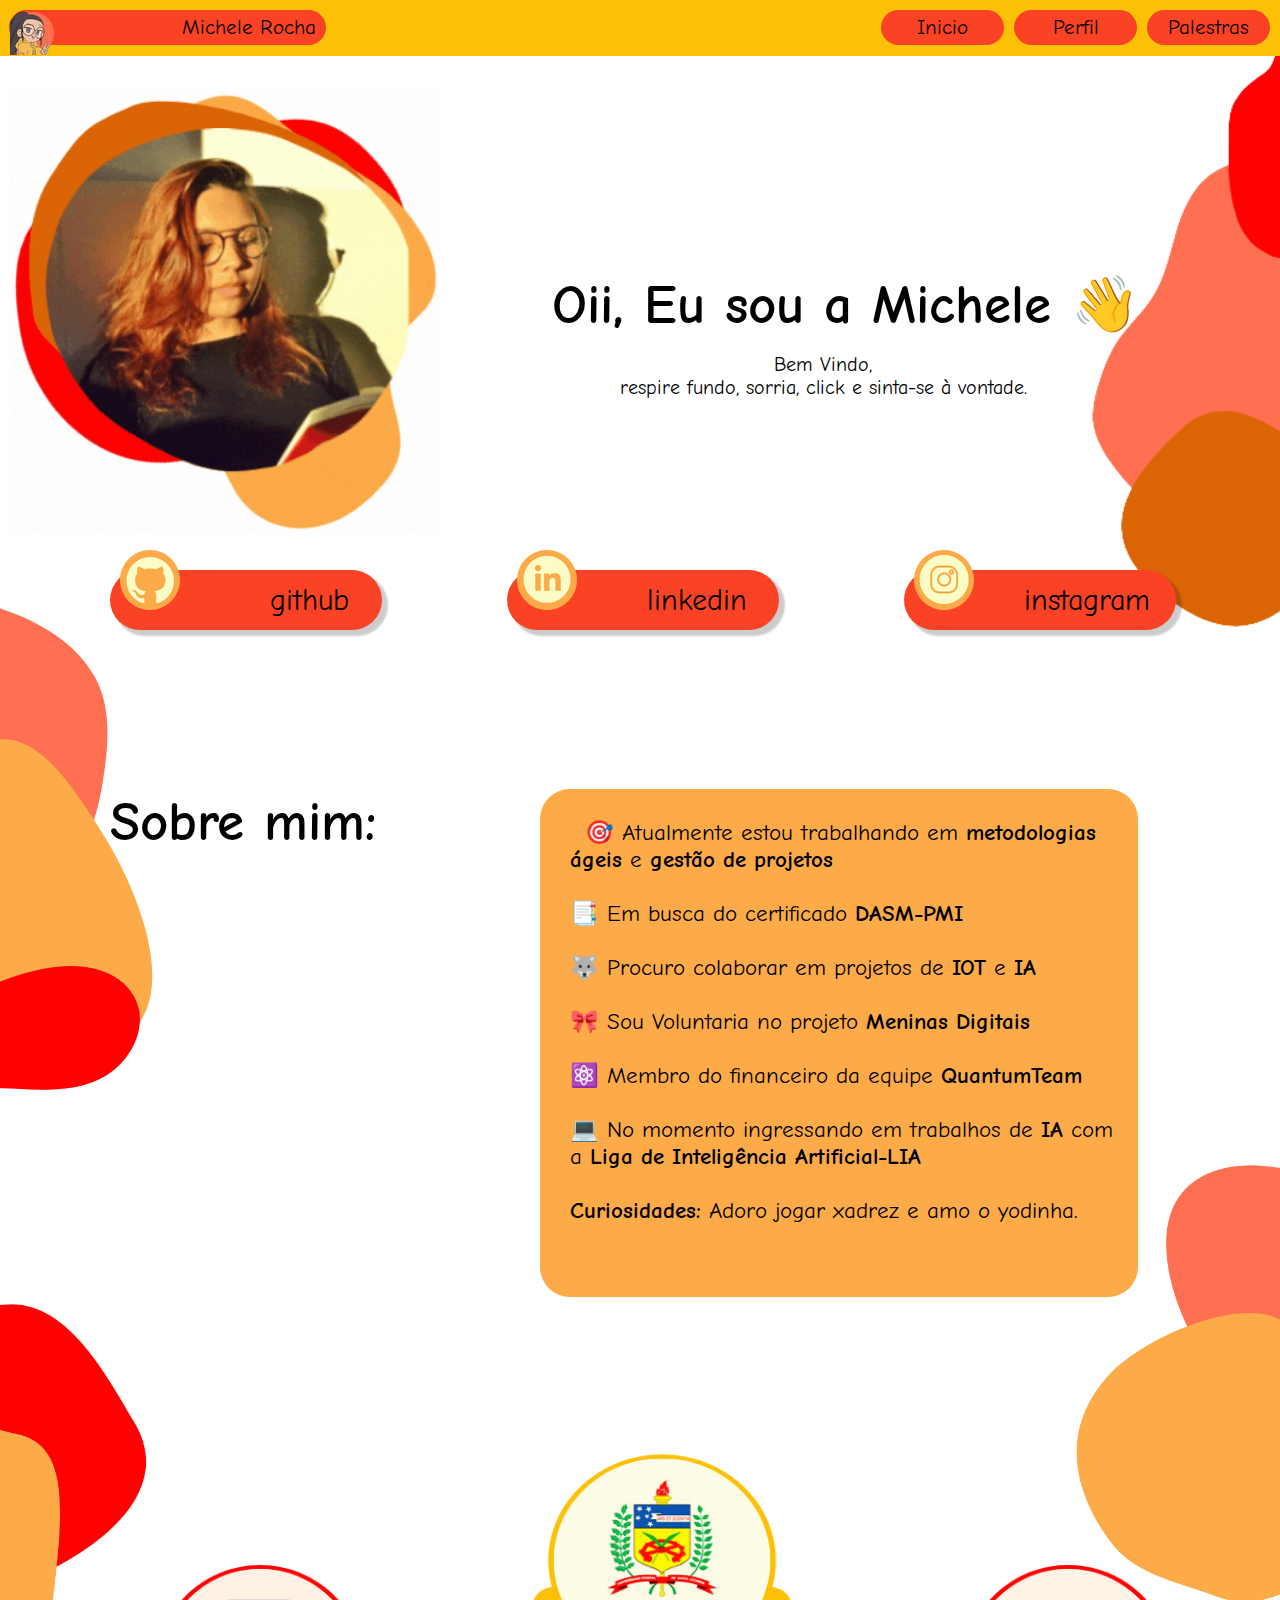
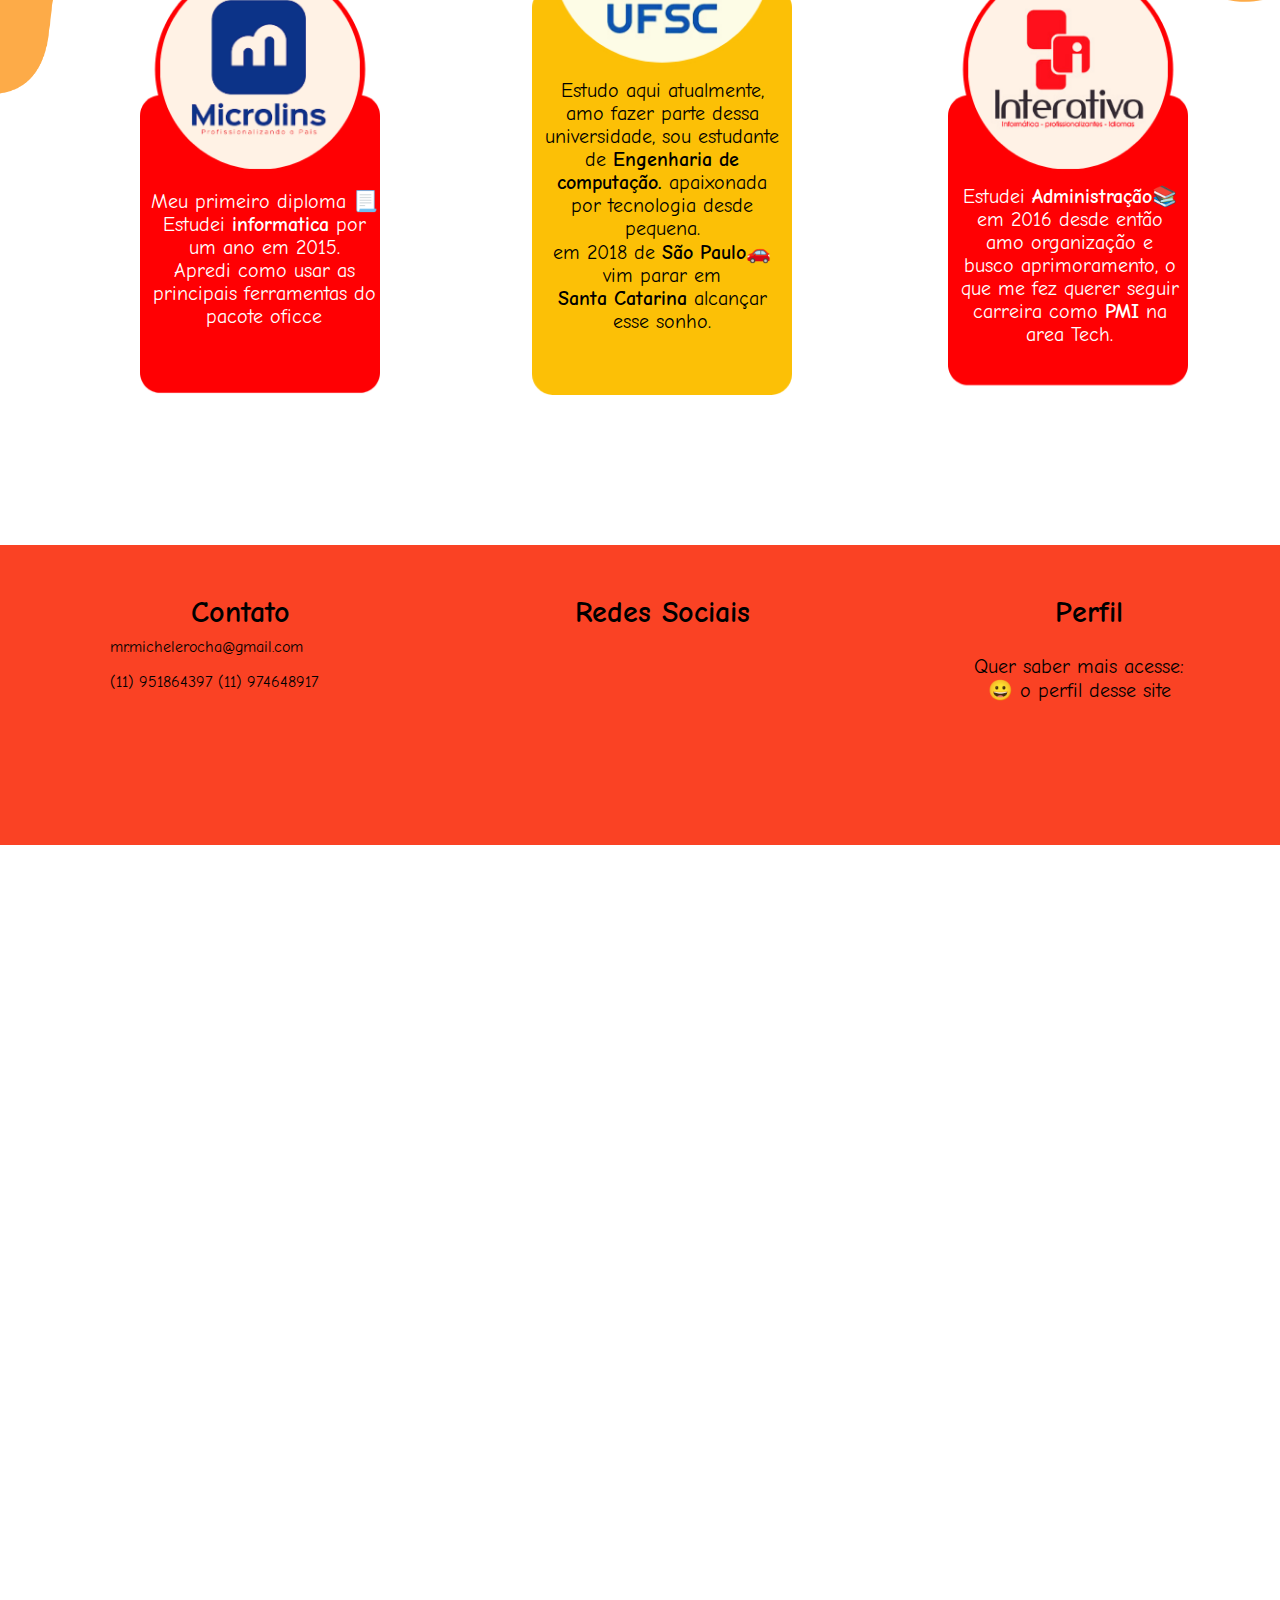
<file: index.html>
<!DOCTYPE html>
<html lang="en" dir="ltr">
  <head>
    <title>Michele Rocha</title>
    <meta charset="utf-8">
    <link rel="stylesheet" href="css/style.css">
    <link href="https://fonts.googleapis.com/icon?family=Material+Icons"
      rel="stylesheet">
    <link rel="stylesheet" href="https://use.fontawesome.com/releases/v5.15.4/css/all.css" integrity="sha384-DyZ88mC6Up2uqS4h/KRgHuoeGwBcD4Ng9SiP4dIRy0EXTlnuz47vAwmeGwVChigm" crossorigin="anonymous">
  </head>


  <body>
    <!-- nav bar -->
    <header>
      <nav class="menu">
        <div class="logo">
          <a href="#">
            <img class="logoarena" src="img/logoarena.png" alt="logoarena">
            Michele Rocha
          </a>
        </div>
        <button class="button" type="button" name="button">&#9776;</button>
        <div class="navbar">
          <ul>
            <li><a href="\">Inicio</a></li>
            <li><a href="\">Perfil</a></li>
            <li><a href="\">Palestras</a></li>
          </ul>
        </div>
      </nav>
    </header>
    <section>

      <!-- apresentação -->
      <div class="greeting">
        <div class="photo">
          <img class="imgmy" src="img/fotominha.gif" alt="myphoto">
        </div>
        <div class="text">
          <h1>Oii, Eu sou a Michele 👋</h1>
          <p>Bem Vindo, <br> respire fundo, sorria, click e sinta-se à vontade.</p>
        </div>
      </div>
      <nav class="redesocial">
        <ul>
          <li class="accgithub"><a href="#"><img id="githubimg" src="img/githubimg.png" alt="">github</a></li>
          <li class="acclinkdin"><a href="#"><img id="linkedinimg" src="img/linkedinimg.png" alt="">linkedin</a></li>
          <li class="accinstagram"><a href="#"><img id="instagramimg" src="img/instagramimg.png" alt="">instagram</a></li>
        </ul>
      </nav>

      <img class="cantotela" src="img/cantotela.png" alt="cantotela">
      <img class="cantoteladois" src="img/cantoteladois.png" alt="cantotela">

      <!-- quem sou eu -->
      <div class="about">
        <div class="textaboutme">
          <h1 id="textaboutme-text">Sobre mim:</h1>
        </div>
        <div class="aboutme">
          <ul id="aboutme-text">
            <li>🎯 Atualmente estou trabalhando em <b>metodologias ágeis</b> e <b>gestão de projetos</b></li>
            <li><br>📑 Em busca do certificado <b>DASM-PMI</b></li>
            <li><br>🐺 Procuro colaborar em projetos de <b>IOT</b> e <b>IA</b></li>
            <li><br>🎀 Sou Voluntaria no projeto <b>Meninas Digitais</b></li>
            <li><br>⚛️ Membro do financeiro da equipe <b>QuantumTeam</b></li>
            <li><br>💻 No momento ingressando em trabalhos de <b>IA</b> com <br>a <b>Liga de Inteligência Artificial-LIA</b></li>
            <li><br><b>Curiosidades:</b> Adoro jogar xadrez e amo o yodinha.</li>
          </ul>
        </div>
      </div>

      <img class="cantotelabola" src="img/cantotelabola.png" alt="cantotela">
      <img class="cantotelaboladois" src="img/cantotelaboladois.png" alt="cantotela">
      <img class="cantotelabolaflot" src="img/cantotelabolaflot.png" alt="cantotela">
      <img class="cantotelabolaflotdois" src="img/cantotelabolaflotdois.png" alt="cantotela">

      <!-- escolaridade -->
      <div class="schooling">
        <div class="schooling-microlins">
          <img src="img/imgmicrolins.png" alt="">
          <p id="textmicrolins">
            Meu primeiro diploma 📃
            Estudei <b>informatica</b> por um ano em 2015. <br>
            Apredi como usar as principais ferramentas do pacote oficce
          </p>
        </div>
        <div class="schooling-ufsc">
          <img id="imgufsc" src="img/imgufsc.png" alt="">
          <p id="textufsc">
             Estudo aqui atualmente,
             amo fazer parte dessa universidade,
             sou estudante de <b>Engenharia de computação.</b> apaixonada
             por tecnologia desde pequena. <br>
             em 2018 de <b>São Paulo</b>🚗 vim parar em <br> <b>Santa Catarina</b>
             alcançar esse sonho.
          </p>
        </div>
        <div class="schooling-interativa">
          <img src="img/imginterativa.png" alt="">
          <p id="textinterativa">
            Estudei <b>Administração</b>📚 em 2016 desde então amo
            organização e busco aprimoramento, o que me fez querer
            seguir carreira como <b>PMI</b> na area Tech.
          </p>
        </div>
      </div>


      <!-- contato -->
      <div class="contact">
        <div class="contato-fundo">
          <div class="acccontato" >
            <p id="perfil">Contato</p>
            <i id="contato" class="fas fa-envelope-open-text" style=" font-size: 30px; color:#F9F090"></i>
            <a  href="https://criarmeulink.com.br/u/1649094935">mr.michelerocha@gmail.com</a>
            <br>
            <i id="contato" class="fas fa-phone-alt" style=" font-size: 30px; color:#F9F090"></i>
            <a  href="https://api.whatsapp.com/send?phone=5511951864397&text=Michele%2C%20Tenho%20uma%20proposta%20incrivel%20pra%20voc%C3%AA%2C%20deixa%20eu%20te%20contar%20">(11) 951864397    (11) 974648917</a>
          </div>
          <div class="accredessociais">
            <p id="perfil_redes"> Redes Sociais</p>
            <div class="redes">
              <a href="https://www.linkedin.com/in/enc-michele-rocha/"><i class="fab fa-linkedin" style=" font-size:60px; color:#F9F090" ></i></a>
              <a href="https://github.com/Mrmichelerocha"><i class="fab fa-github-square" style=" font-size:60px; color:#F9F090" ></i></a>
              <a href="https://www.facebook.com/winner.mukhtalif/"><i class="fab fa-facebook-square" style=" font-size:60px; color:#F9F090" ></i></a>
              <a href="https://www.instagram.com/mr.michelerocha/?hl=pt-br"><i class="fab fa-instagram-square" style=" font-size:60px; color:#F9F090" ></i></a>
              <a href="https://api.whatsapp.com/send?phone=5511951864397&text=Michele%2C%20Tenho%20uma%20proposta%20incrivel%20pra%20voc%C3%AA%2C%20deixa%20eu%20te%20contar%20"><i class="fab fa-whatsapp-square" style=" font-size:60px; color:#F9F090" ></i></a>
              <a href="https://www.youtube.com/channel/UCdwPfhvxXS17Tjw-1wlSB6g"><i class="fab fa-youtube-square" style=" font-size:60px; color:#F9F090" ></i></a>
              <a href="https://discord.gg/U46NTuBRgX"><i class="fab fa-discord" style=" font-size:60px; color:#F9F090" ></i></a>
              <a href="https://twitter.com/mr_michelerocha"><i class="fab fa-twitter-square" style=" font-size:60px; color:#F9F090" ></i></a>
            </div>
          </div>
          <div class="accperfil">
            <p id="perfil">
              <a href="#">Perfil</a>
            </p>
            <p id="perfil_perfil" >Quer saber mais acesse: <br> 😀 o perfil desse site</p>
          </div>
        </div>
      </div>


    </section>
  </body>
</html>
</file>
<file: css/style.css>
@import url('https://fonts.googleapis.com/css2?family=Comic+Neue&display=swap');
* {
  margin: 0 auto;
  padding: 0;
  text-decoration: none;
  font-family: 'Comic Neue', cursive;
  color: black;
}
body {
  height: 410vh;
}
header {
  background: #FCC006;
  height: 56px;
  width: 100%;
}
.menu {
  position: fixed;
  background: #FCC006;
  height: 56px;
  width: 100%;
}
/* logo do site */
.logo {
  background: #FA4224;
  height: 35px;
  width: 307px;
  margin-left: 9px;
  margin-top: 10px;
  padding-right: 10px;
  border-radius: 20px;
  line-height: 35px;
  text-align: right;
  font-size: 21px;
}
.logoarena {
  position: absolute;
  left: 10px;
}
/*  */
/* botão navbar */
button {
  display: none;
  position: absolute;
  top: 5px;
  right: 10px;
  background-color: transparent;
  border: none;
  font-size: 30px;
}
/*  */
.navbar {
  position: absolute;
  top: 0px;
  right: 10px;
}
.navbar ul{
  list-style: none;
}
.navbar ul li {
  display: inline-block;
  background: #FA4224;
  height: 35px;
  width: 123px;
  margin-top: 10px;
  margin-left: 5px;
  border-radius: 20px;
  line-height: 35px;
  text-align: center;
  font-size: 21px;
}
.navbar ul li a:hover {
  color: #FCC006;
  background: #FA4224;
  transition: .5s;
}
a.logo a.active, a:hover {
  color: #FCC006;
  transition: .5s;
}
button:hover {
  background-color: rgba(255, 255, 255, 0.2);
  cursor: pointer;
  opacity: .8;
}
@media (max-width: 1000px) {
  .menu ul li {
    display: none;
  }
  button {
    display: block;
  }
}

/* saudação */
.greeting {
  display: table;
  height: 540px;
  width: 1300px;
}
.imgmy {
  display: table-cell;
  margin-top: 35px;
  margin-left: 10px;
  width: 432px;
  height: 442px;
  float: left;
}
.text {
  display: table-cell;
  text-align: center;
  float: left;
  width: 838px;
  height: 432px;
  margin-top: 56px;
}
h1 {
  width: 590px;
  height: 81px;
  margin-left: 110px;
  margin-top: 160px;
  text-align: left;
  font-size: 55px;
}

p {
  font-size: 20px;
  text-align: center;
  margin-left: 160px;
  width: 442px;
  height: 54px;
}

/*  */
.cantotela {
  width: 250px;
  height: 600px;
  margin-top: -500px;
  float: right;
}

/* redes sociais links */
.redesocial {
  margin-left: 50px;
  margin-bottom: -100px;
}
.redesocial ul {
  list-style: none;
}
.redesocial ul li{
  display: inline-block;
  background: #FA4224;
  width: 272px;
  height: 60px;
  font-size: 30px;
  border-radius: 30px;
  box-shadow: 5px 5px 2px 1px rgba(0, 0, 0, 0.2);
  margin: -30px 60px 0px 60px;
}
.redesocial ul li a img {
  /* margin-left: 50px; */
}
#githubimg {
  margin: -20px 90px 0px 10px;
}
#linkedinimg {
  margin: -20px 70px 0px 10px;
}
#instagramimg {
  margin: -20px 50px 0px 10px;
}
/*  */
/* sobre mim */
.about {
  display: table;
  height: 540px;
  width: 1300px;
  margin-bottom: -10px;
}
.aboutme {
  display:  table-cell;
  height: 528px;
}
#aboutme-text {
  list-style: none;
  background: #FDAB48;
  margin-top: 30px;
  margin-left: 30px;
  height: 478px;
  width: 568px;
  padding-top: 30px;
  padding-left: 30px;
  border-radius: 30px;
  text-align: left;
  text-indent: 15px;
  margin-right: 200px;
  font-size: 23px;

}
.textaboutme {
  display: table-cell;
  /* margin-top: 100px; */
  height: 528px;
  width: 400px;
}

#textaboutme-text {
  width: 400px;
}
.cantoteladois {
  position: static;
  margin-left: -10px;
  margin-bottom: -550px;

}

/*  */

/* escolaridade  */
.schooling {
  display: table;
  height: 540px;
  width: 1200px;
  margin-top: 100px;
  /* margin-left: 100px; */
}
.schooling img {
  width: 240px;
  height: 430px;
  margin-left: 100px;
}

.schooling-microlins {
  display: table-cell;
  height: 540px;
  width: 200px;

}
#textmicrolins {
  position: static;
  margin-top: -210px;
  margin-left: 108px;
  height: 150px;
  width: 232px;
  text-align: center;
  color: white;
}
#textmicrolins b {
  color: white;
}
.schooling-ufsc {
  display: table-cell;
  height: 540px;
  width: 200px;
}
#imgufsc {
  width: 260px;
  height: 590px;
}
#textufsc {
  position: static;
  margin-top: -320px;
  margin-left: 110px;
  width: 240px;
  height: 200px;
}
.schooling-interativa {
  display: table-cell;
  height: 540px;
  width: 200px;
}
#textinterativa {
  position: static;
  margin-top: -215px;
  margin-left: 112px;
  height: 150px;
  width: 220px;
  color: white;
}
#textinterativa b {
  color: white;
}
.cantotelaboladois {
  position: static;
  margin-bottom: -400px;
  margin-left: -350px;
  width: 300px;
  height: 300px;
}
.cantotelabola {
  position: static;
  margin-bottom: -300px;
  margin-left: -150px;
  width: 300px;
  height: 300px;
}
.cantotelabolaflot {
  position: static;
  float: right;
  /* margin-right: -300px; */
  margin-top: -150px;
  margin-left: -650px;
  width: 300px;
  height: 300px;
}
.cantotelabolaflotdois {
  position: static;
  float: right;
  /* margin-right: -300px; */
  margin-top: 20px;
  margin-left: -650px;
  width: 300px;
  height: 300px;
}
/*  */

/* contato */
.contact {
  display: table;
  /* height: 310px; */
  width: 100%;
  margin-top: 100px;

}
.contato-fundo {
  background: #FA4224;
  margin-top: 100px;
  margin-bottom: 110px;
}
.acccontato {
  display: table-cell;
  height: 300px;
  width: 450px;
  margin-top: 5px;
  align-items: center;
}
.accredessociais {
  display: table-cell;
  height: 300px;
  width: 450px;
}
.accperfil {
  display: table-cell;
  height: 300px;
  width: 450px;
}
.material-icons {
  color: #F9F090;
}
.redes {
  margin-top: 20px;
  margin-left: 100px;
  height: 80px;
  width: 300px;
  text-align: center;
}
#perfil {
  font-size: 30px;
  text-align: center;
  font-weight: bold;
  margin-top: 50px;
  margin-left: 165px;
  width: 150px;
  height: 30px;

}
#perfil_redes{
  font-size: 30px;
  font-weight: bold;
  margin-top: 30px;
  margin-left: 150px;
  width: 200px;
  height: 30px;
}
#contato {
  margin-left: 110px;
  margin-top: 15px;
}
#perfil_perfil {
  font-size: 20px;
  margin: 30px 0px 0px 80px;
  width: 300px;
  height: 30px;
}
</file>
